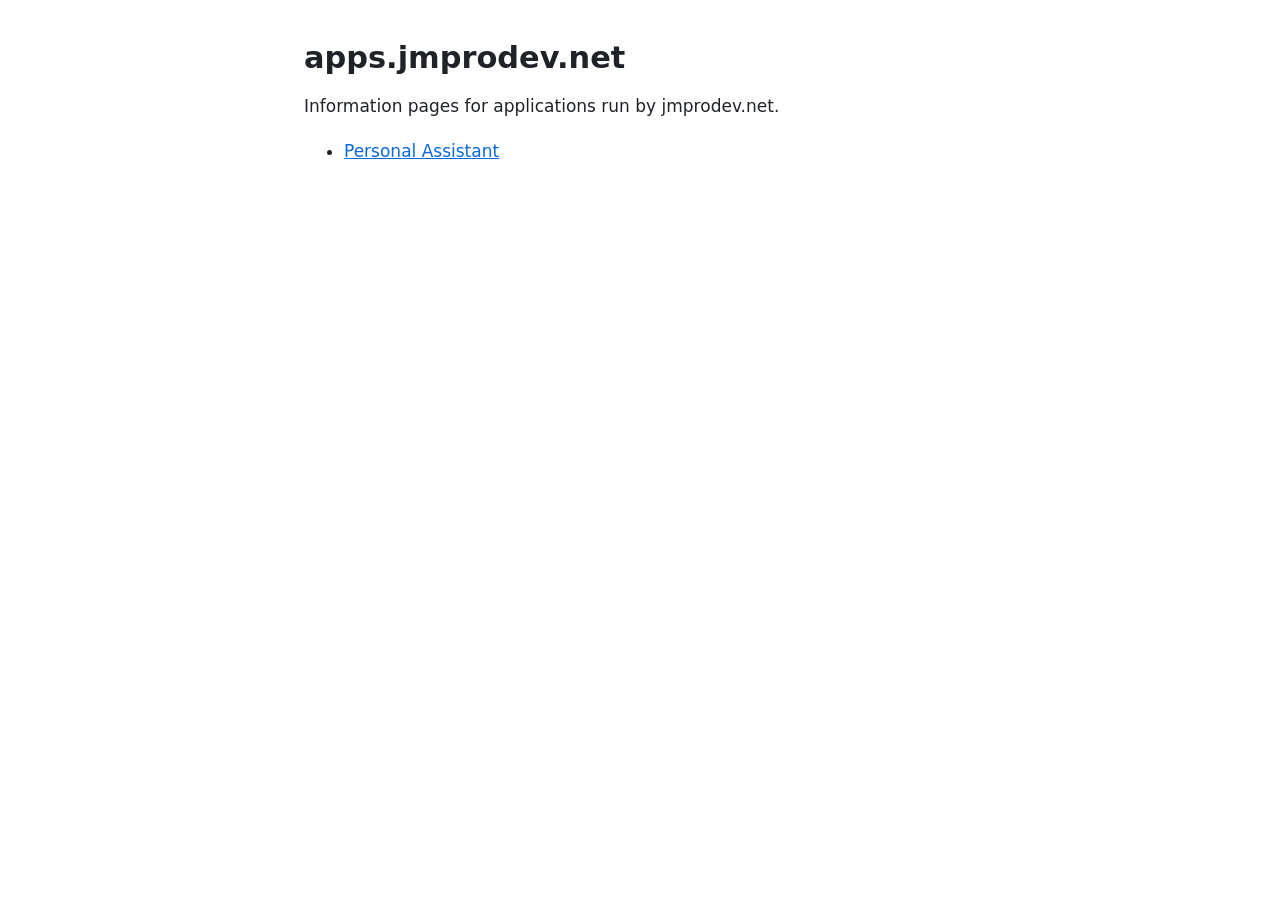
<file: index.html>
<!doctype html>
<html lang="en">
<head>
<meta charset="utf-8">
<meta name="viewport" content="width=device-width, initial-scale=1">
<title>apps.jmprodev.net</title>
<link rel="stylesheet" href="style.css">
</head>
<body>
<main>
<h1>apps.jmprodev.net</h1>
<p>Information pages for applications run by jmprodev.net.</p>
<ul>
<li><a href="personal-assistant/">Personal Assistant</a></li>
</ul>
</main>
</body>
</html>
</file>
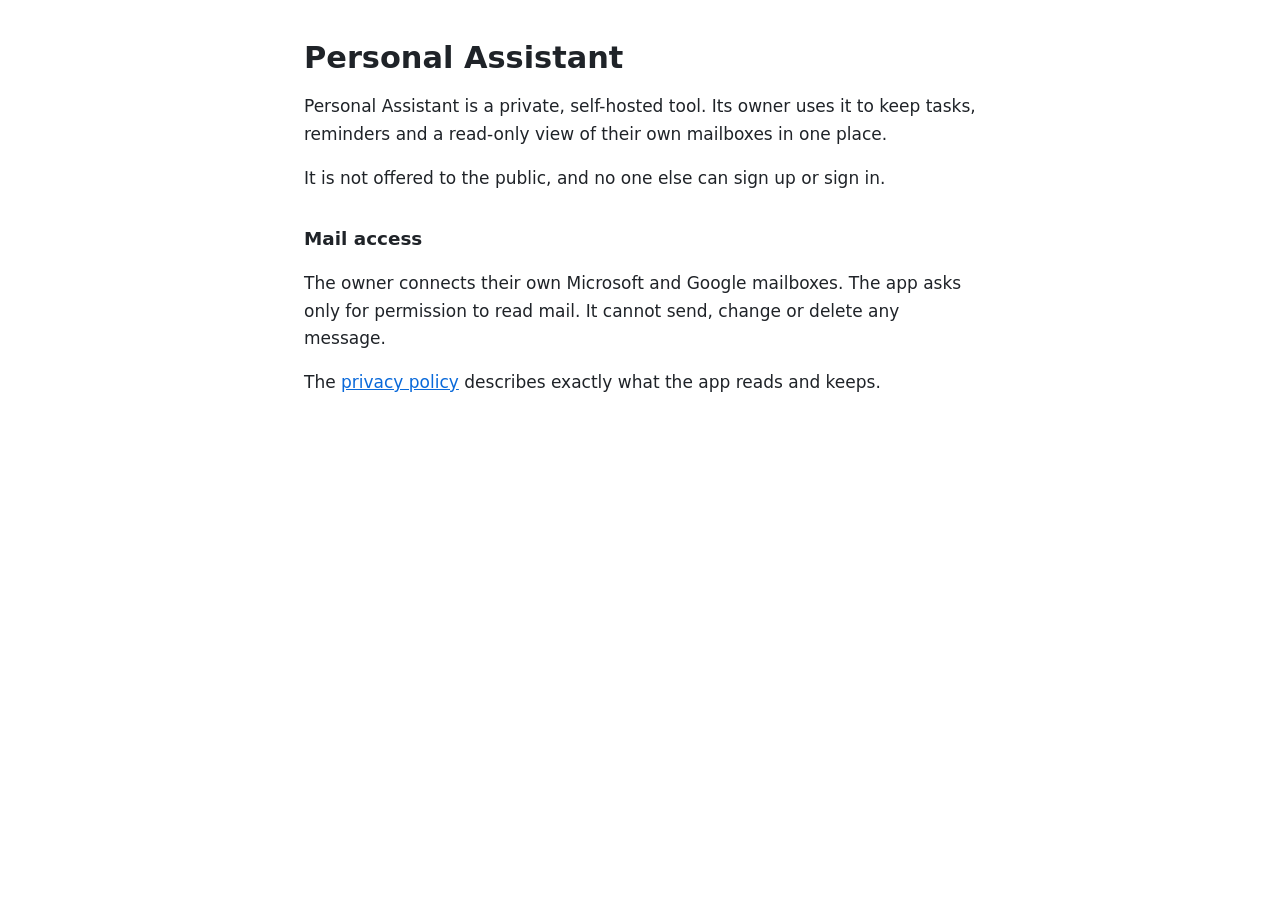
<file: personal-assistant/index.html>
<!doctype html>
<html lang="en">
<head>
<meta charset="utf-8">
<meta name="viewport" content="width=device-width, initial-scale=1">
<title>Personal Assistant</title>
<link rel="stylesheet" href="../style.css">
</head>
<body>
<main>
<h1>Personal Assistant</h1>
<p>Personal Assistant is a private, self-hosted tool. Its owner uses it to keep tasks, reminders and a read-only view of their own mailboxes in one place.</p>
<p>It is not offered to the public, and no one else can sign up or sign in.</p>
<h2>Mail access</h2>
<p>The owner connects their own Microsoft and Google mailboxes. The app asks only for permission to read mail. It cannot send, change or delete any message.</p>
<p>The <a href="privacy/">privacy policy</a> describes exactly what the app reads and keeps.</p>
</main>
</body>
</html>
</file>
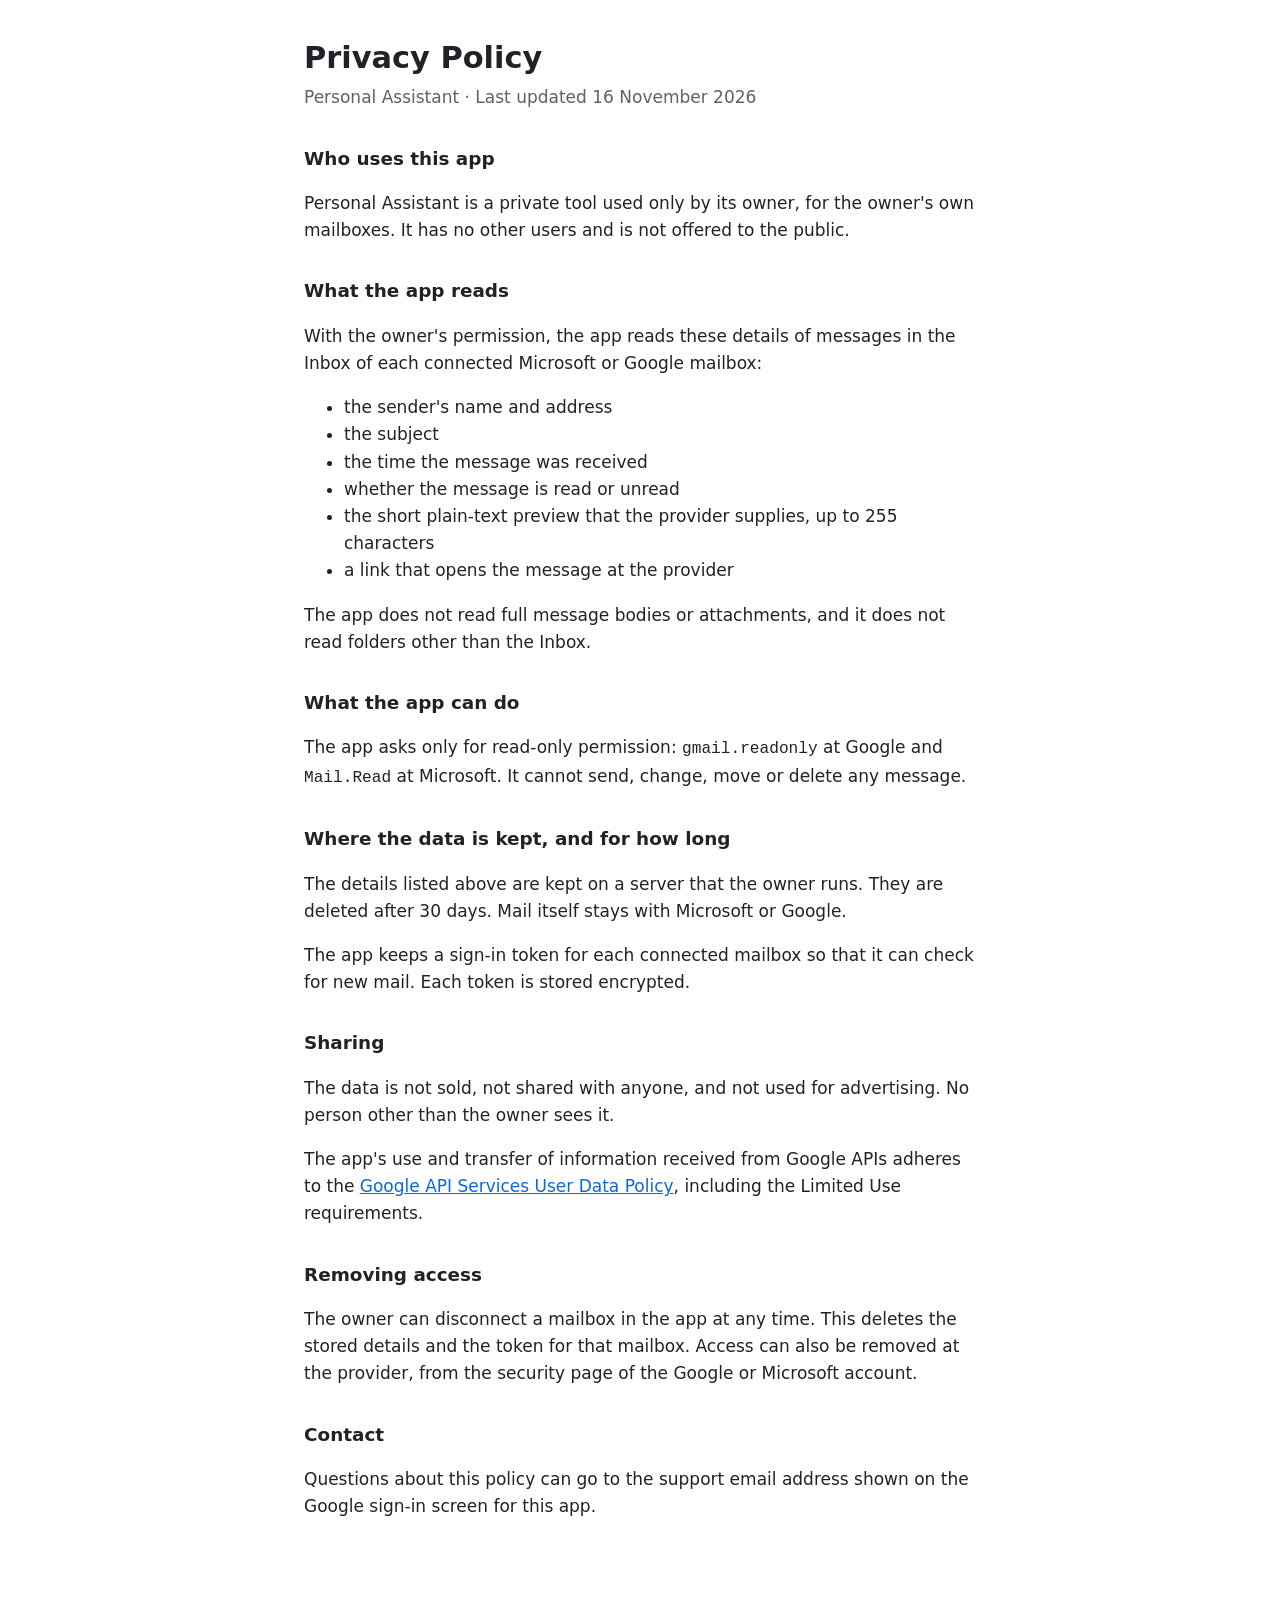
<file: personal-assistant/privacy/index.html>
<!doctype html>
<html lang="en">
<head>
<meta charset="utf-8">
<meta name="viewport" content="width=device-width, initial-scale=1">
<title>Personal Assistant: Privacy Policy</title>
<link rel="stylesheet" href="../../style.css">
</head>
<body>
<main>
<h1>Privacy Policy</h1>
<p class="meta">Personal Assistant · Last updated 16 November 2026</p>

<h2>Who uses this app</h2>
<p>Personal Assistant is a private tool used only by its owner, for the owner's own mailboxes. It has no other users and is not offered to the public.</p>

<h2>What the app reads</h2>
<p>With the owner's permission, the app reads these details of messages in the Inbox of each connected Microsoft or Google mailbox:</p>
<ul>
<li>the sender's name and address</li>
<li>the subject</li>
<li>the time the message was received</li>
<li>whether the message is read or unread</li>
<li>the short plain-text preview that the provider supplies, up to 255 characters</li>
<li>a link that opens the message at the provider</li>
</ul>
<p>The app does not read full message bodies or attachments, and it does not read folders other than the Inbox.</p>

<h2>What the app can do</h2>
<p>The app asks only for read-only permission: <code>gmail.readonly</code> at Google and <code>Mail.Read</code> at Microsoft. It cannot send, change, move or delete any message.</p>

<h2>Where the data is kept, and for how long</h2>
<p>The details listed above are kept on a server that the owner runs. They are deleted after 30 days. Mail itself stays with Microsoft or Google.</p>
<p>The app keeps a sign-in token for each connected mailbox so that it can check for new mail. Each token is stored encrypted.</p>

<h2>Sharing</h2>
<p>The data is not sold, not shared with anyone, and not used for advertising. No person other than the owner sees it.</p>
<p>The app's use and transfer of information received from Google APIs adheres to the <a href="https://developers.google.com/terms/api-services-user-data-policy">Google API Services User Data Policy</a>, including the Limited Use requirements.</p>

<h2>Removing access</h2>
<p>The owner can disconnect a mailbox in the app at any time. This deletes the stored details and the token for that mailbox. Access can also be removed at the provider, from the security page of the Google or Microsoft account.</p>

<h2>Contact</h2>
<p>Questions about this policy can go to the support email address shown on the Google sign-in screen for this app.</p>
</main>
</body>
</html>
</file>
<file: style.css>
:root {
  color-scheme: light dark;
  --text: #1f2328;
  --muted: #59636e;
  --link: #0969da;
  --bg: #ffffff;
}
@media (prefers-color-scheme: dark) {
  :root {
    --text: #e6edf3;
    --muted: #9198a1;
    --link: #4493f8;
    --bg: #0d1117;
  }
}
body {
  margin: 0;
  background: var(--bg);
  color: var(--text);
  font: 17px/1.6 system-ui, -apple-system, "Segoe UI", sans-serif;
}
main {
  max-width: 42rem;
  margin: 0 auto;
  padding: 2.5rem 1rem 4rem;
}
h1 { font-size: 1.9rem; line-height: 1.2; margin: 0 0 1rem; }
h2 { font-size: 1.15rem; margin: 2rem 0 0.5rem; }
a { color: var(--link); }
.meta { color: var(--muted); margin-top: -0.5rem; }
code { font-size: 0.95em; }
</file>
